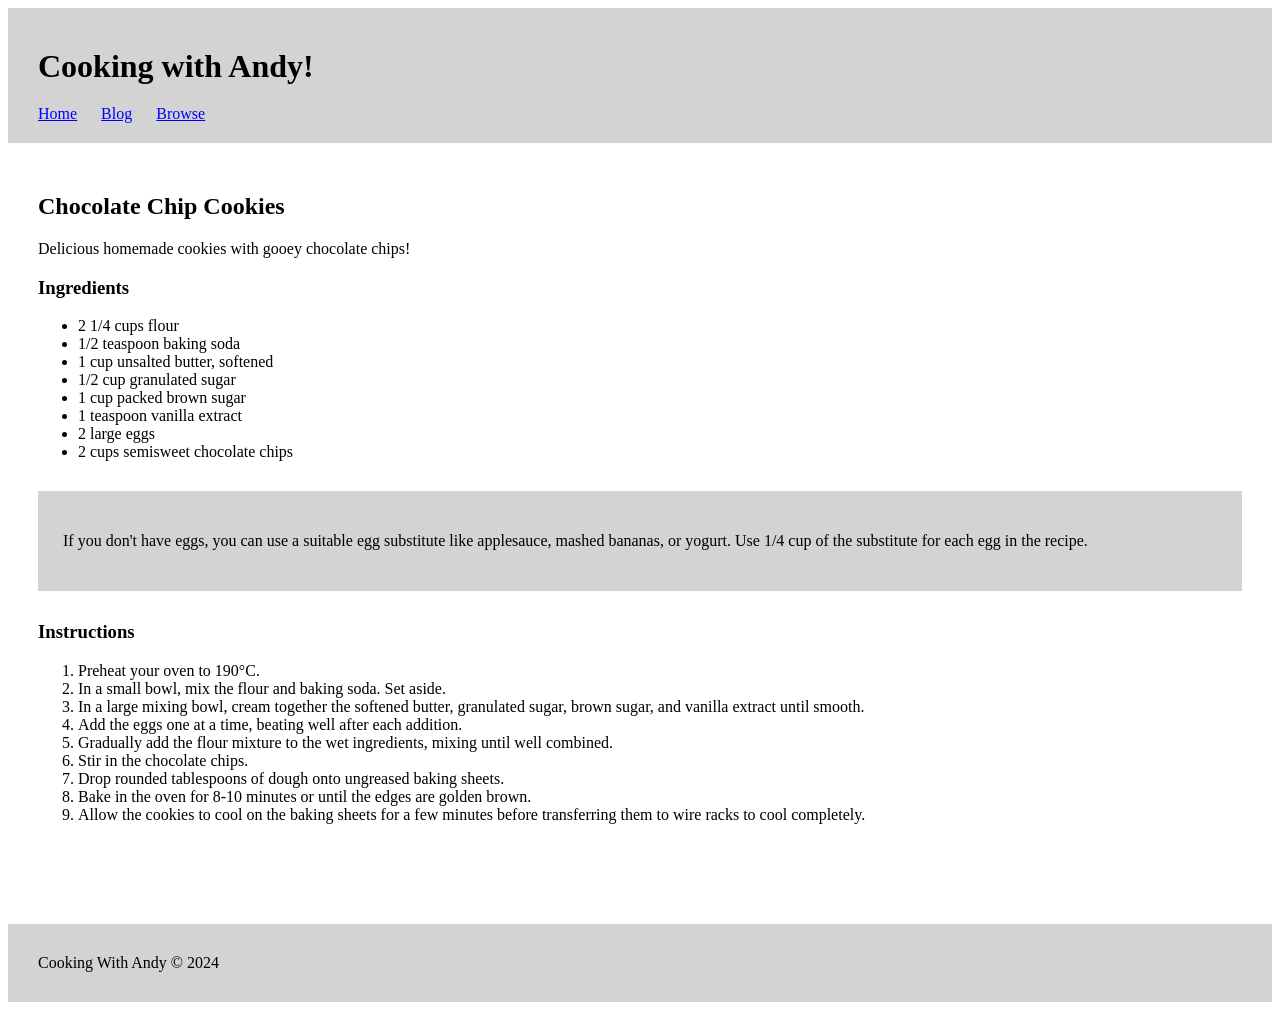
<file: 01-semantic-markup/index.html>
<!--
    Recipe webpage for Chocolate Chip Cookies
    Created for Web Development Set Exercise 1
    Demonstrates semantic HTML structure
-->

<!DOCTYPE html>
<html lang="en">
<head>
    <meta charset="UTF-8">
    <meta name="viewport" content="width=device-width, initial-scale=1.0">
    <title>Cooking with Andy!</title>
    <style>
        body {
            font-family: Georgia, serif;
        }
        header {
            background-color: #d3d3d3;
            padding: 40px 30px 20px 30px;
        }
        
        h1 {
            margin: 0 0 20px 0;
        }
        
        nav a {
            color: #0000ff;
            text-decoration: underline;
            margin-right: 20px;
        }
        main {
            padding: 30px;
        }
        
        section {
            margin-bottom: 20px;
        }
        
        aside {
            background-color: #d3d3d3;
            padding: 25px;
            margin: 30px 0;
        }
        
        footer {
            background-color: #d3d3d3;
            padding: 30px;
            margin-top: 50px;
        }
    </style>
</head>
<body>
  <!-- Website header with site title and navigation -->
    <header>
        <h1>Cooking with Andy!</h1>
        <nav>
            <a href="#">Home</a>
            <a href="#">Blog</a>
            <a href="#">Browse</a>
        </nav>
    </header>
    <!-- Main content of the page -->
    <main>
      <!-- Recipe article -->
        <article>
            <h2>Chocolate Chip Cookies</h2>
            <p>Delicious homemade cookies with gooey chocolate chips!</p>
          
            <!-- Ingredients list for the recipe -->
            <section>
                <h3>Ingredients</h3>
                <ul>
                    <li>2 1/4 cups flour</li>
                    <li>1/2 teaspoon baking soda</li>
                    <li>1 cup unsalted butter, softened</li>
                    <li>1/2 cup granulated sugar</li>
                    <li>1 cup packed brown sugar</li>
                    <li>1 teaspoon vanilla extract</li>
                    <li>2 large eggs</li>
                    <li>2 cups semisweet chocolate chips</li>
                </ul>
            </section>
            <!-- Recipe tip about egg substitutes -->
            <aside>
                <p>If you don't have eggs, you can use a suitable egg substitute like applesauce, mashed bananas, or yogurt. Use 1/4 cup of the substitute for each egg in the recipe.</p>
            </aside>
            <!-- Step-by-step instructions for baking the cookies -->
            <section>
                <h3>Instructions</h3>
                <ol>
                    <li>Preheat your oven to 190°C.</li>
                    <li>In a small bowl, mix the flour and baking soda. Set aside.</li>
                    <li>In a large mixing bowl, cream together the softened butter, granulated sugar, brown sugar, and vanilla extract until smooth.</li>
                    <li>Add the eggs one at a time, beating well after each addition.</li>
                    <li>Gradually add the flour mixture to the wet ingredients, mixing until well combined.</li>
                    <li>Stir in the chocolate chips.</li>
                    <li>Drop rounded tablespoons of dough onto ungreased baking sheets.</li>
                    <li>Bake in the oven for 8-10 minutes or until the edges are golden brown.</li>
                    <li>Allow the cookies to cool on the baking sheets for a few minutes before transferring them to wire racks to cool completely.</li>
                </ol>
            </section>
        </article>
    </main>
    
    <footer>
        Cooking With Andy © 2024
    </footer>
</body>
</html>
</file>
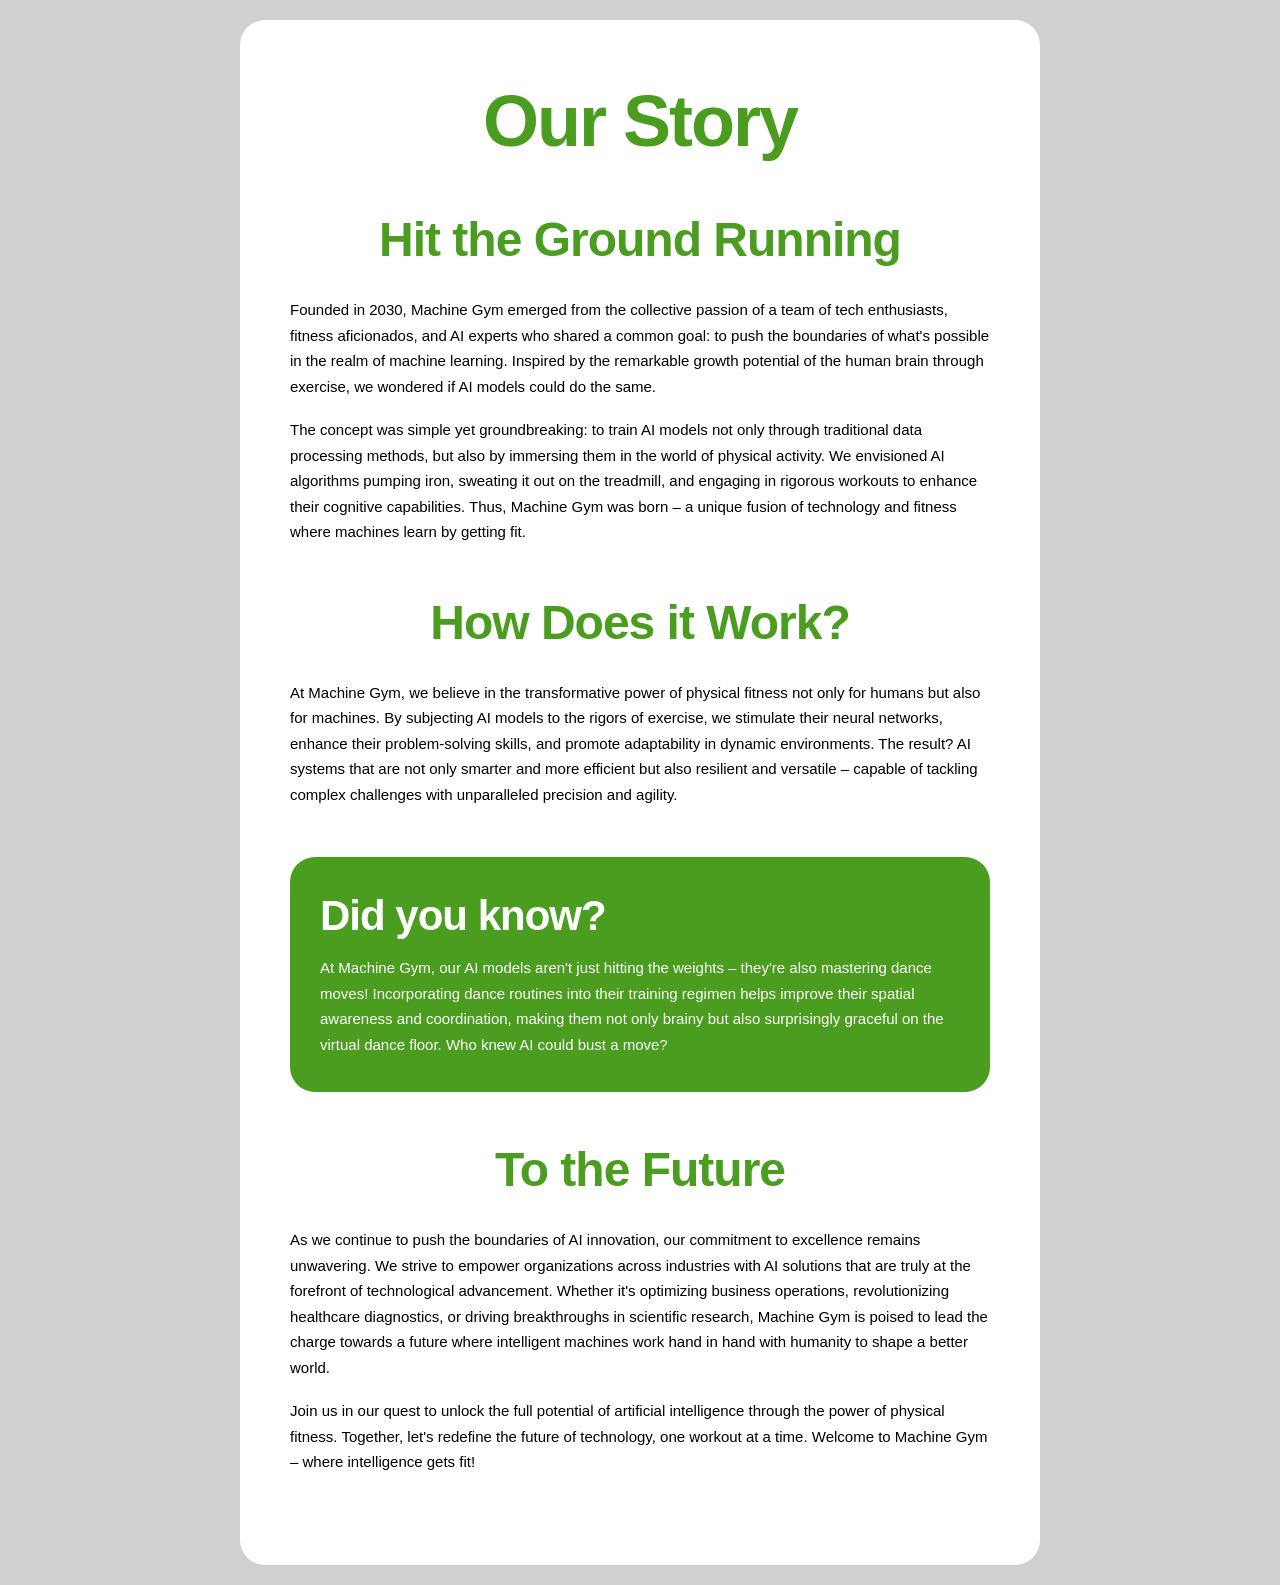
<file: 02-css-styling/index.html>
<!DOCTYPE html> 
<html lang="en">
<head>
    <meta charset="UTF-8">
    <meta name="viewport" content="width=device-width, initial-scale=1.0">
    <title>Machine Gym - Our Story</title>
    <link rel="stylesheet" href="style.css">
</head>
<body>
    <!-- Main content container -->
    <main>
        <!-- Main title -->
        <h1>Our Story</h1>

        <!-- Hit the Ground Running section -->
        <section>
            <h2>Hit the Ground Running</h2>
            <p>Founded in 2030, Machine Gym emerged from the collective passion of a team of tech enthusiasts, fitness aficionados, and AI experts who shared a common goal: to push the boundaries of what's possible in the realm of machine learning. Inspired by the remarkable growth potential of the human brain through exercise, we wondered if AI models could do the same.</p>
            <p>The concept was simple yet groundbreaking: to train AI models not only through traditional data processing methods, but also by immersing them in the world of physical activity. We envisioned AI algorithms pumping iron, sweating it out on the treadmill, and engaging in rigorous workouts to enhance their cognitive capabilities. Thus, Machine Gym was born – a unique fusion of technology and fitness where machines learn by getting fit.</p>
        </section>

        <!-- How Does it Work section -->
        <section>
            <h2>How Does it Work?</h2>
            <p>At Machine Gym, we believe in the transformative power of physical fitness not only for humans but also for machines. By subjecting AI models to the rigors of exercise, we stimulate their neural networks, enhance their problem-solving skills, and promote adaptability in dynamic environments. The result? AI systems that are not only smarter and more efficient but also resilient and versatile – capable of tackling complex challenges with unparalleled precision and agility.</p>
        </section>

        <!-- Information callout -->
        <aside>
            <h3>Did you know?</h3>
            <p>At Machine Gym, our AI models aren't just hitting the weights – they're also mastering dance moves! Incorporating dance routines into their training regimen helps improve their spatial awareness and coordination, making them not only brainy but also surprisingly graceful on the virtual dance floor. Who knew AI could bust a move?</p>
        </aside>

        <!-- To the Future section -->
        <section>
            <h2>To the Future</h2>
            <p>As we continue to push the boundaries of AI innovation, our commitment to excellence remains unwavering. We strive to empower organizations across industries with AI solutions that are truly at the forefront of technological advancement. Whether it's optimizing business operations, revolutionizing healthcare diagnostics, or driving breakthroughs in scientific research, Machine Gym is poised to lead the charge towards a future where intelligent machines work hand in hand with humanity to shape a better world.</p>
            <p>Join us in our quest to unlock the full potential of artificial intelligence through the power of physical fitness. Together, let's redefine the future of technology, one workout at a time. Welcome to Machine Gym – where intelligence gets fit!</p>
        </section>
    </main>
</body>
</html>
</file>
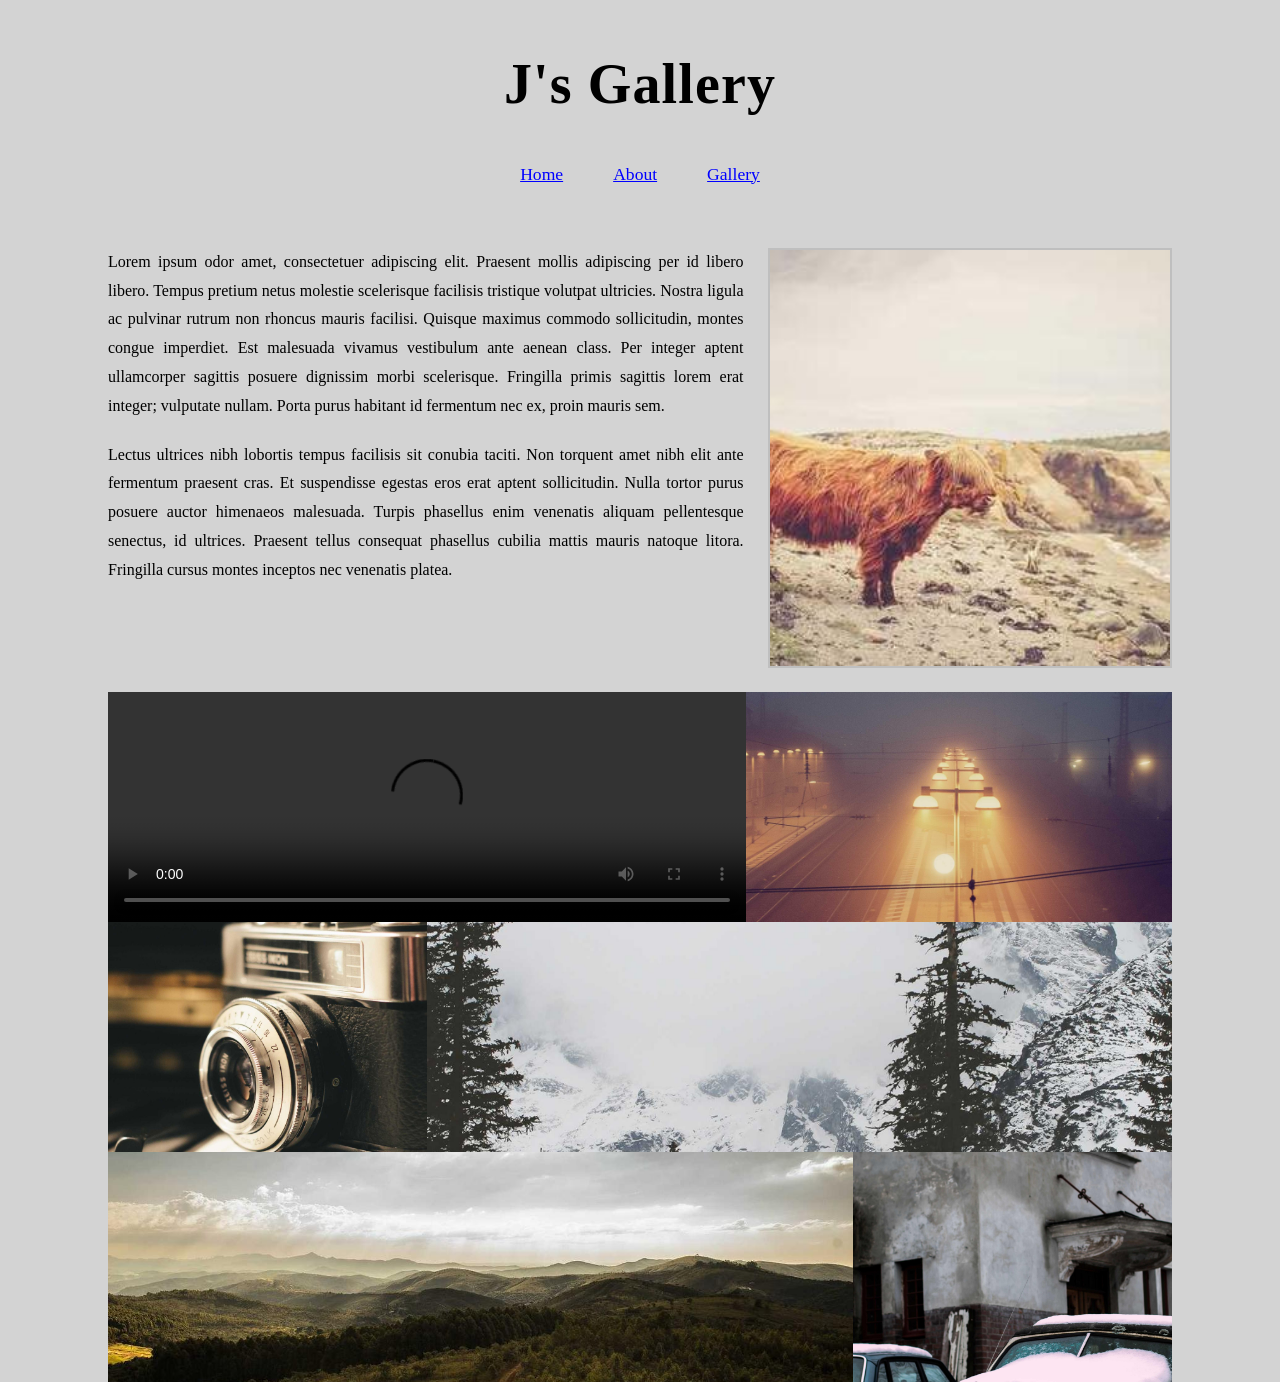
<file: 03-page-layout/index.html>
<!DOCTYPE html> 
<html lang="en">
<head>
    <meta charset="UTF-8">
    <meta name="viewport" content="width=device-width, initial-scale=1.0">
    <title>J's Gallery</title>
    <link rel="stylesheet" href="style.css">
</head>
<body>
    <!-- Header Section -->
    <header>
        <h1>J's Gallery</h1>
        <nav>
            <a href="#home">Home</a>
            <a href="#about">About</a>
            <a href="#gallery">Gallery</a>
        </nav>
    </header>

    <!-- Main Content Section -->
    <main>
        <!-- Text and Featured Image Container -->
        <section class="content-wrapper">
            <article class="text-content">
                <p>Lorem ipsum odor amet, consectetuer adipiscing elit. Praesent mollis adipiscing per id libero libero. Tempus pretium netus molestie scelerisque facilisis tristique volutpat ultricies. Nostra ligula ac pulvinar rutrum non rhoncus mauris facilisi. Quisque maximus commodo sollicitudin, montes congue imperdiet. Est malesuada vivamus vestibulum ante aenean class. Per integer aptent ullamcorper sagittis posuere dignissim morbi scelerisque. Fringilla primis sagittis lorem erat integer; vulputate nullam. Porta purus habitant id fermentum nec ex, proin mauris sem.</p>

                <p>Lectus ultrices nibh lobortis tempus facilisis sit conubia taciti. Non torquent amet nibh elit ante fermentum praesent cras. Et suspendisse egestas eros erat aptent sollicitudin. Nulla tortor purus posuere auctor himenaeos malesuada. Turpis phasellus enim venenatis aliquam pellentesque senectus, id ultrices. Praesent tellus consequat phasellus cubilia mattis mauris natoque litora. Fringilla cursus montes inceptos nec venenatis platea.</p>
            </article>

            <figure class="featured-image-container">
                <img src="COW.jpg" alt="Featured image of cow" class="featured-image">
            </figure>
        </section>

        <!-- Gallery Section -->
        <section id="gallery" class="gallery-section">
            <div class="gallery-container">
                <!-- Video -->
                <div class="gallery-item">
                    <video controls>
                        <source src="video.mp4" type="video/mp4">
                        Your browser does not support the video tag.
                    </video>
                </div>

                <!-- Image 1 -->
                <div class="gallery-item">
                    <img src="img4598.jpg" alt="Gallery image 1">
                </div>

                <!-- Image 2 -->
                <div class="gallery-item">
                    <img src="img4532.jpg" alt="Gallery image 2">
                </div>

                <!-- Image 3 -->
                <div class="gallery-item">
                    <img src="photo_2018_02_01.jpg" alt="Gallery image 3">
                </div>

                <!-- Image 4 -->
                <div class="gallery-item">
                    <img src="photo_2018_02_31.jpg" alt="Gallery image 4">
                </div>

                <!-- Image 5 -->
                <div class="gallery-item">
                    <img src="johns car.jpg" alt="Gallery image 5">
                </div>
            </div>
        </section>
    </main>
</body>
</html>
</file>
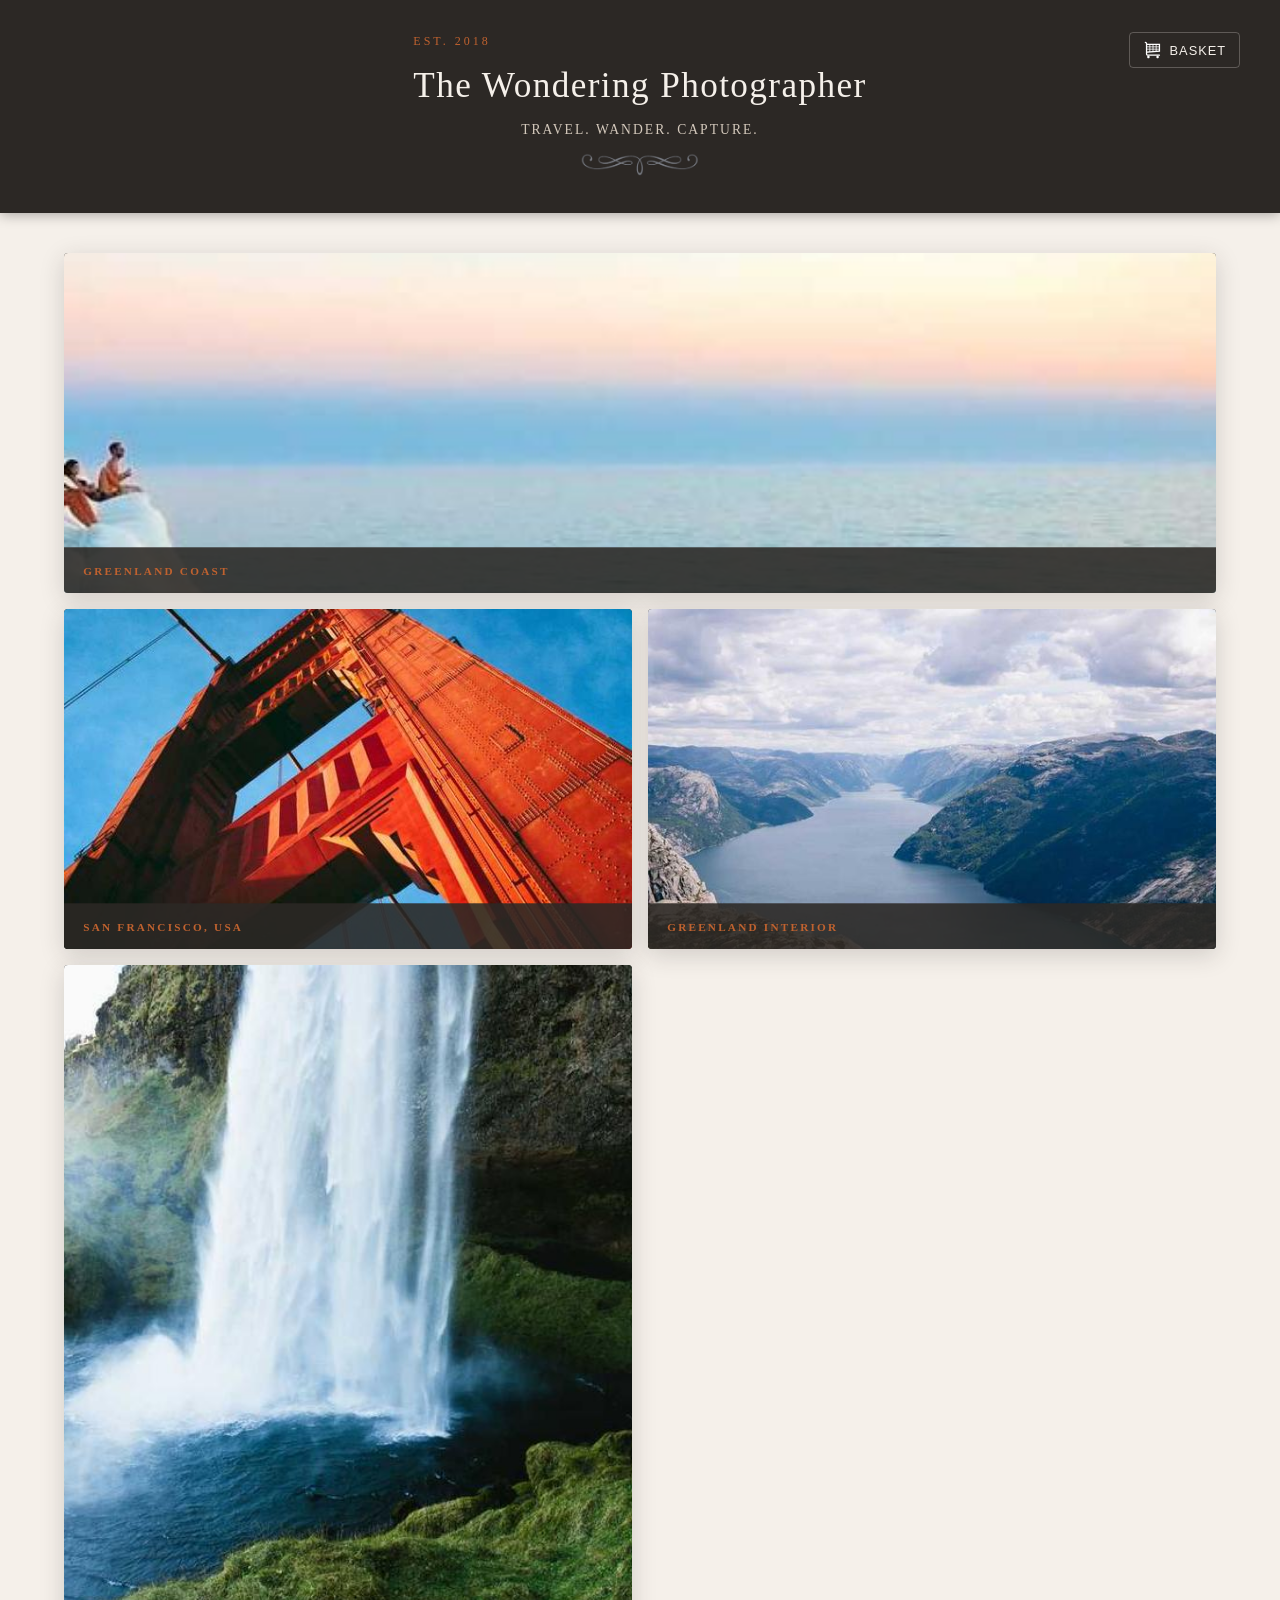
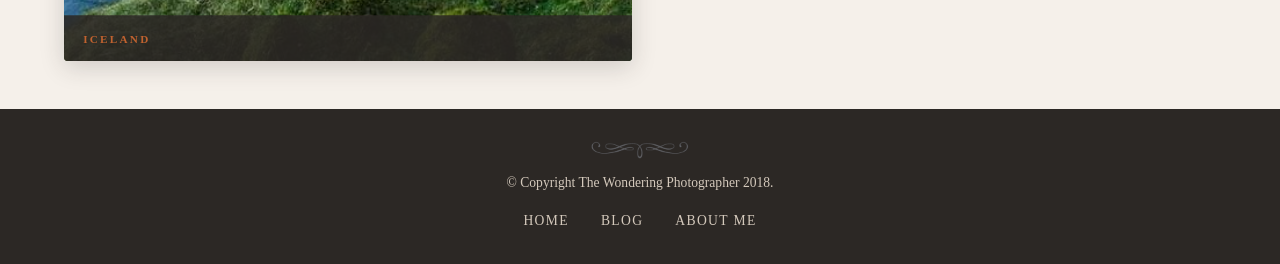
<file: 04-accessibility/index.html>
<!DOCTYPE html>
<html lang="en">
<head>
    <meta charset="UTF-8">
    <meta name="viewport" content="width=device-width, initial-scale=1.0">
    <meta name="description" content="The Wondering Photographer - Travel photography gallery with high-quality prints available for purchase">
    <title>The Wondering Photographer - Travel Gallery</title>
    <link rel="stylesheet" href="style.css">
</head>
<body>

    <!-- HEADER WITH NAVIGATION & CART -->
    <header role="banner">
        <div class="header-content">
            <div class="header-text">
                <span class="header-eyebrow">Est. 2018</span>
                <h1>The Wondering Photographer</h1>
                <p class="header-tagline">Travel. Wander. Capture.</p>
            </div>

            <!-- Decorative divider - hidden from screen readers -->
            <img src="TheDivider.png" alt="" aria-hidden="true" class="divider">

            <!-- Shopping cart button with accessible label -->
            <button class="cart-button" aria-label="View shopping basket">
                <img src="shopping.svg" alt="" class="cart-icon" aria-hidden="true">
                <span class="cart-label">Basket</span>
            </button>
        </div>
    </header>

    <!-- MAIN CONTENT - PHOTO GALLERY -->
    <main role="main">
        <section class="gallery" aria-label="Photography gallery">

            <!-- Photo 1: Ocean/Coast - LARGE FEATURED -->
            <article class="gallery-item gallery-item--large">
                <figure>
                    <img
                        src="OceanPhoto.jpg"
                        alt="Scenic view of the Greenland coast — white cliffs meeting calm blue sea at sunset, with two figures resting on the edge"
                        loading="eager">
                    <figcaption>
                        <span class="photo-location">Greenland Coast</span>
                        <p>This was from a fabulous trip to the coast of Greenland with my family. The water was lovely — but very cold!</p>
                        <button class="add-basket-btn" aria-label="Add Greenland Coast photo to basket">Add to basket</button>
                    </figcaption>
                </figure>
            </article>

            <!-- Photo 2: Golden Gate Bridge -->
            <article class="gallery-item">
                <figure>
                    <img
                        src="BridgePhoto.jpg"
                        alt="Looking up at the iconic red towers of the Golden Gate Bridge against a vivid blue sky in San Francisco"
                        loading="lazy">
                    <figcaption>
                        <span class="photo-location">San Francisco, USA</span>
                        <p>A picture of the Golden Gate Bridge. San Francisco!</p>
                        <button class="add-basket-btn" aria-label="Add Golden Gate Bridge photo to basket">Add to basket</button>
                    </figcaption>
                </figure>
            </article>

            <!-- Photo 3: Valley (Glacier River) -->
            <article class="gallery-item">
                <figure>
                    <img
                        src="ValleyPhoto.jpg"
                        alt="Aerial view of a wide river valley in Greenland where a glacier used to flow, flanked by dramatic mountain ridges"
                        loading="lazy">
                    <figcaption>
                        <span class="photo-location">Greenland Interior</span>
                        <p>Another great photo from Greenland. It's a river valley where a glacier used to be.</p>
                        <button class="add-basket-btn" aria-label="Add Greenland valley photo to basket">Add to basket</button>
                    </figcaption>
                </figure>
            </article>

            <!-- Photo 4: Waterfall - LARGE FEATURED -->
            <article class="gallery-item gallery-item--tall">
                <figure>
                    <img
                        src="WaterfallPhoto.jpg"
                        alt="A powerful waterfall cascading from a cliff into a deep blue pool, surrounded by lush green moss-covered rocks"
                        loading="lazy">
                    <figcaption>
                        <span class="photo-location">Iceland</span>
                        <p>The waterfall made such a lovely sound. I could have fallen asleep!</p>
                        <button class="add-basket-btn" aria-label="Add waterfall photo to basket">Add to basket</button>
                    </figcaption>
                </figure>
            </article>

        </section>
    </main>

    <!-- FOOTER WITH NAVIGATION -->
    <footer role="contentinfo">
        <div class="footer-inner">
            <img src="TheDivider.png" alt="" aria-hidden="true" class="footer-divider">
            <p class="footer-copy">&copy; Copyright The Wondering Photographer 2018.</p>
            <nav aria-label="Site navigation">
                <ul>
                    <li><a href="#home">Home</a></li>
                    <li><a href="#blog">Blog</a></li>
                    <li><a href="#about">About me</a></li>
                </ul>
            </nav>
        </div>
    </footer>

</body>
</html>
</file>
<file: 02-css-styling/style.css>
/* Page background styling */
body {
    background-color: #d0d0d0;
    font-family: Arial, sans-serif;
    margin: 0;
    padding: 20px;
}

/* Main content container */
main {
    max-width: 700px;
    margin: 0 auto;
    background: white;
    padding: 60px 50px;
    border-radius: 25px;
}

/* Large title styling */
h1 {
    color: #4a9d1f;
    font-size: 72px;
    text-align: center;
    margin: 0 0 40px 0;
    font-weight: 900;
    letter-spacing: -2px;
}

/* Section headings */
h2 {
    color: #4a9d1f;
    font-size: 48px;
    text-align: center;
    margin: 50px 0 30px 0;
    font-weight: 900;
    letter-spacing: -1px;
}

/* Callout heading */
h3 {
    color: white;
    font-size: 42px;
    margin: 0 0 15px 0;
    font-weight: 900;
    letter-spacing: -1px;
}

/* Paragraph styling */
p {
    font-size: 15px;
    line-height: 1.7;
    color: #000;
    margin: 18px 0;
    text-align: left;
    font-family: Arial, sans-serif;
}

/* Section styling */
section {
    margin-bottom: 30px;
}

/* Information callout box */
aside {
    background-color: #4a9d1f;
    color: white;
    padding: 35px 30px;
    border-radius: 25px;
    margin: 50px 0;
}

/* Callout paragraph */
aside p {
    color: #ffffff;
    margin: 0;
    text-align: left;
    font-size: 15px;
}
</file>
<file: 03-page-layout/style.css>
* {
    margin: 0;
    padding: 0;
    box-sizing: border-box;
}

html {
    scroll-behavior: smooth;
}

body {
    background-color: #d3d3d3;
    font-family: 'Georgia', serif;
    color: #000;
    line-height: 1.6;
}


header {
    text-align: center;
    padding: 40px 20px;
    background-color: #d3d3d3;
}

h1 {
    font-size: 3.5em;
    font-weight: bold;
    margin-bottom: 30px;
    letter-spacing: 0.02em;
}

/* Navigation using Flexbox */
nav {
    display: flex;
    justify-content: center;
    gap: 50px;
    margin-bottom: 20px;
}

nav a {
    text-decoration: underline;
    color: #0000ff;
    font-size: 1.1em;
    cursor: pointer;
    transition: color 0.3s ease;
}

nav a:hover {
    color: #666;
}

/* 
   MAIN CONTENT SECTION
    */
main {
    max-width: 1100px;
    margin: 0 auto;
    padding: 0 18px;
}

/* Content Wrapper - Using Flexbox for text and featured image */
.content-wrapper {
    display: flex;
    gap: 24px;
    margin-bottom: 24px;
    align-items: flex-start;
}

.text-content {
    flex: 2.2;
}

.text-content p {
    margin-bottom: 20px;
    text-align: justify;
    line-height: 1.8;
    font-size: 1em;
}

.featured-image-container {
    flex: 1.4;
}

.featured-image {
    width: 100%;
    height: 420px;
    object-fit: cover;
    border: 2px solid #bfbfbf;
    display: block;
}

/* 
   GALLERY SECTION
  */
.gallery-section {
    margin: 16px 0 0 0;
}

/* Gallery Container - Using Flexbox with wrap */
.gallery-container {
    display: flex;
    flex-wrap: wrap;
    gap: 0;
    margin-bottom: 0;
}

/* Gallery items - specific dimensions per row */
.gallery-item {
    overflow: hidden;
    background-color: #f0f0f0;
    display: flex;
    align-items: center;
    justify-content: center;
}

/* First two items (video and first photo) */
.gallery-item {
    height: 230px;
    overflow: hidden;
    display: flex;
    align-items: center;
    justify-content: center;
}

.gallery-item:nth-child(1) {
    flex: 0 0 60%;
}

.gallery-item:nth-child(2) {
    flex: 0 0 40%;
}

.gallery-item:nth-child(3) {
    flex: 0 0 30%;
}

.gallery-item:nth-child(4) {
    flex: 0 0 70%;
}

.gallery-item:nth-child(5) {
    flex: 0 0 70%;
}

.gallery-item:nth-child(6) {
    flex: 0 0 30%;
}

.gallery-item img,
.gallery-item video {
    width: 100%;
    height: 100%;
    object-fit: cover;
    display: block;
}

/* 
   RESPONSIVE DESIGN
  */
@media (max-width: 768px) {
    /* Stack content vertically on mobile */
    .content-wrapper {
        flex-direction: column;
        gap: 20px;
    }

    h1 {
        font-size: 2.5em;
    }

    /* Stack navigation vertically */
    nav {
        flex-direction: column;
        gap: 10px;
    }

    /* Full width gallery items on mobile */
    .gallery-item {
    flex: 0 0 100%;
    height: 220px;
}
}
</file>
<file: 04-accessibility/style.css>
/* 
   RESET & CSS VARIABLES
    */
*, *::before, *::after {
    margin: 0;
    padding: 0;
    box-sizing: border-box;
}

:root {
    
    --clr-bg:        #f5f0ea;      
    --clr-header-bg: #2c2825;      
    --clr-text:      #2c2825;
    --clr-text-light: #6b5f55;
    --clr-accent:    #c0622f;      
    --clr-accent-hover: #a04e22;
    --clr-caption-bg: rgba(44, 40, 37, 0.88);
    --clr-caption-text: #f5f0ea;
    --clr-white:     #ffffff;
    --clr-footer-bg: #2c2825;
    --clr-footer-text: #d4c9bc;

    --font-display: 'Georgia', 'Garamond', serif;
    --font-body:    'Georgia', serif;

    --radius: 4px;
    --shadow: 0 6px 24px rgba(44, 40, 37, 0.18);
    --transition: 0.3s ease;
}

html {
    scroll-behavior: smooth;
    font-size: 16px;
}

body {
    font-family: var(--font-body);
    background-color: var(--clr-bg);
    color: var(--clr-text);
    line-height: 1.6;
}

/* Screen reader utility */
.sr-only {
    position: absolute;
    width: 1px;
    height: 1px;
    padding: 0;
    margin: -1px;
    overflow: hidden;
    clip: rect(0, 0, 0, 0);
    white-space: nowrap;
    border-width: 0;
}

/* 
   HEADER
    */
header {
    background-color: var(--clr-header-bg);
    padding: 2rem 2rem 1.5rem;
    position: sticky;
    top: 0;
    z-index: 100;
    box-shadow: 0 2px 12px rgba(0,0,0,0.3);
}

.header-content {
    max-width: 1200px;
    margin: 0 auto;
    display: flex;
    flex-direction: column;
    align-items: center;
    position: relative;
}

.header-eyebrow {
    font-size: 0.75rem;
    letter-spacing: 0.25em;
    text-transform: uppercase;
    color: var(--clr-accent);
    display: block;
    margin-bottom: 0.4rem;
}

h1 {
    font-family: var(--font-display);
    font-size: clamp(1.4rem, 4vw, 2.2rem);
    color: var(--clr-bg);
    font-weight: normal;
    letter-spacing: 0.04em;
    text-align: center;
}

.header-tagline {
    font-size: 0.85rem;
    color: var(--clr-footer-text);
    letter-spacing: 0.15em;
    text-transform: uppercase;
    margin-top: 0.3rem;
    text-align: center;
}

/* Decorative divider */
.divider {
    width: 120px;
    height: auto;
    opacity: 0.45;
    margin: 0.8rem 0;
    filter: invert(1);
}

/* Cart button */
.cart-button {
    position: absolute;
    top: 0;
    right: 0;
    background: none;
    border: 1px solid rgba(245, 240, 234, 0.25);
    border-radius: var(--radius);
    padding: 0.45rem 0.8rem;
    cursor: pointer;
    display: flex;
    align-items: center;
    gap: 0.4rem;
    color: var(--clr-bg);
    transition: background-color var(--transition), border-color var(--transition);
}

.cart-button:hover {
    background-color: rgba(192, 98, 47, 0.25);
    border-color: var(--clr-accent);
}

.cart-button:focus-visible {
    outline: 3px solid var(--clr-accent);
    outline-offset: 3px;
}

.cart-icon {
    width: 20px;
    height: 20px;
    filter: invert(1);
}

.cart-label {
    font-size: 0.8rem;
    letter-spacing: 0.08em;
    text-transform: uppercase;
}

/* 
   GALLERY — CSS GRID LAYOUT
    */
main {
    max-width: 1200px;
    margin: 2.5rem auto;
    padding: 0 1.5rem;
}

.gallery {
    display: grid;
    /* Two equal columns */
    grid-template-columns: 1fr 1fr;
    /* Auto row height, tall items can span more */
    grid-auto-rows: 340px;
    gap: 1rem;
}

/* Default card */
.gallery-item {
    position: relative;
    overflow: hidden;
    border-radius: var(--radius);
    box-shadow: var(--shadow);
    background: #222;
}

/* First item spans both columns */
.gallery-item--large {
    grid-column: 1 / -1;
    grid-row: span 1;
}

/* Waterfall spans 2 rows to be taller */
.gallery-item--tall {
    grid-row: span 2;
}

/* Figure fills the card */
.gallery-item figure {
    width: 100%;
    height: 100%;
    margin: 0;
    position: relative;
    overflow: hidden;
}

/* Photo fills figure */
.gallery-item img {
    width: 100%;
    height: 100%;
    object-fit: cover;
    display: block;
    transition: transform 0.5s ease;
}

.gallery-item:hover img {
    transform: scale(1.04);
}

/* Caption overlays photo from the bottom */
figcaption {
    position: absolute;
    bottom: 0;
    left: 0;
    right: 0;
    background: var(--clr-caption-bg);
    color: var(--clr-caption-text);
    padding: 1rem 1.2rem 1.2rem;
    transform: translateY(calc(100% - 2.8rem));
    transition: transform 0.35s ease;
}

/* Always show location label */
.photo-location {
    display: block;
    font-size: 0.7rem;
    letter-spacing: 0.2em;
    text-transform: uppercase;
    color: var(--clr-accent);
    margin-bottom: 0.3rem;
    font-weight: bold;
}

figcaption p {
    font-size: 0.9rem;
    line-height: 1.5;
    margin-bottom: 0.8rem;
    opacity: 0;
    transition: opacity 0.3s ease 0.1s;
}

/* Slide caption up on hover/focus */
.gallery-item:hover figcaption,
.gallery-item:focus-within figcaption {
    transform: translateY(0);
}

.gallery-item:hover figcaption p,
.gallery-item:focus-within figcaption p {
    opacity: 1;
}

/* 
   ADD TO BASKET BUTTON
    */
.add-basket-btn {
    display: block;
    width: 100%;
    padding: 0.65rem 1rem;
    background-color: var(--clr-accent);
    color: var(--clr-white);
    border: none;
    border-radius: var(--radius);
    font-family: var(--font-body);
    font-size: 0.8rem;
    font-weight: bold;
    letter-spacing: 0.12em;
    text-transform: uppercase;
    cursor: pointer;
    transition: background-color var(--transition), transform 0.15s ease;
}

.add-basket-btn:hover {
    background-color: var(--clr-accent-hover);
}

.add-basket-btn:active {
    transform: scale(0.98);
}

.add-basket-btn:focus-visible {
    outline: 3px solid var(--clr-bg);
    outline-offset: 2px;
}

/* 
   FOOTER
   */
footer {
    background-color: var(--clr-footer-bg);
    color: var(--clr-footer-text);
    margin-top: 3rem;
    padding: 2rem 1.5rem;
}

.footer-inner {
    max-width: 1200px;
    margin: 0 auto;
    display: flex;
    flex-direction: column;
    align-items: center;
    gap: 0.8rem;
    text-align: center;
}

.footer-divider {
    width: 100px;
    opacity: 0.3;
    filter: invert(1);
}

.footer-copy {
    font-size: 0.85rem;
    color: var(--clr-footer-text);
}

footer nav ul {
    list-style: none;
    display: flex;
    gap: 2rem;
    flex-wrap: wrap;
    justify-content: center;
    padding: 0;
}

footer a {
    color: var(--clr-footer-text);
    text-decoration: none;
    font-size: 0.85rem;
    letter-spacing: 0.1em;
    text-transform: uppercase;
    transition: color var(--transition);
}

footer a:hover {
    color: var(--clr-accent);
}

footer a:focus-visible {
    outline: 2px solid var(--clr-accent);
    outline-offset: 3px;
    border-radius: 2px;
}

/* 
   RESPONSIVE
    */
@media (max-width: 640px) {
    .gallery {
        grid-template-columns: 1fr;
        grid-auto-rows: 280px;
    }

    .gallery-item--large,
    .gallery-item--tall {
        grid-column: 1;
        grid-row: span 1;
    }

    /* On mobile always show caption text */
    figcaption {
        transform: translateY(0);
    }

    figcaption p {
        opacity: 1;
    }

    .cart-button {
        position: static;
        margin-top: 0.5rem;
        align-self: flex-end;
    }

    .header-content {
        align-items: center;
    }
}

/* Reduced motion */
@media (prefers-reduced-motion: reduce) {
    *, *::before, *::after {
        animation-duration: 0.01ms !important;
        transition-duration: 0.01ms !important;
    }
}

/* High contrast mode */
@media (prefers-contrast: more) {
    .add-basket-btn {
        border: 2px solid var(--clr-white);
    }
    figcaption {
        background: rgba(0,0,0,0.95);
    }
}

/* Focus management */
button:focus-visible,
a:focus-visible {
    outline: 3px solid var(--clr-accent);
    outline-offset: 2px;
}
</file>
